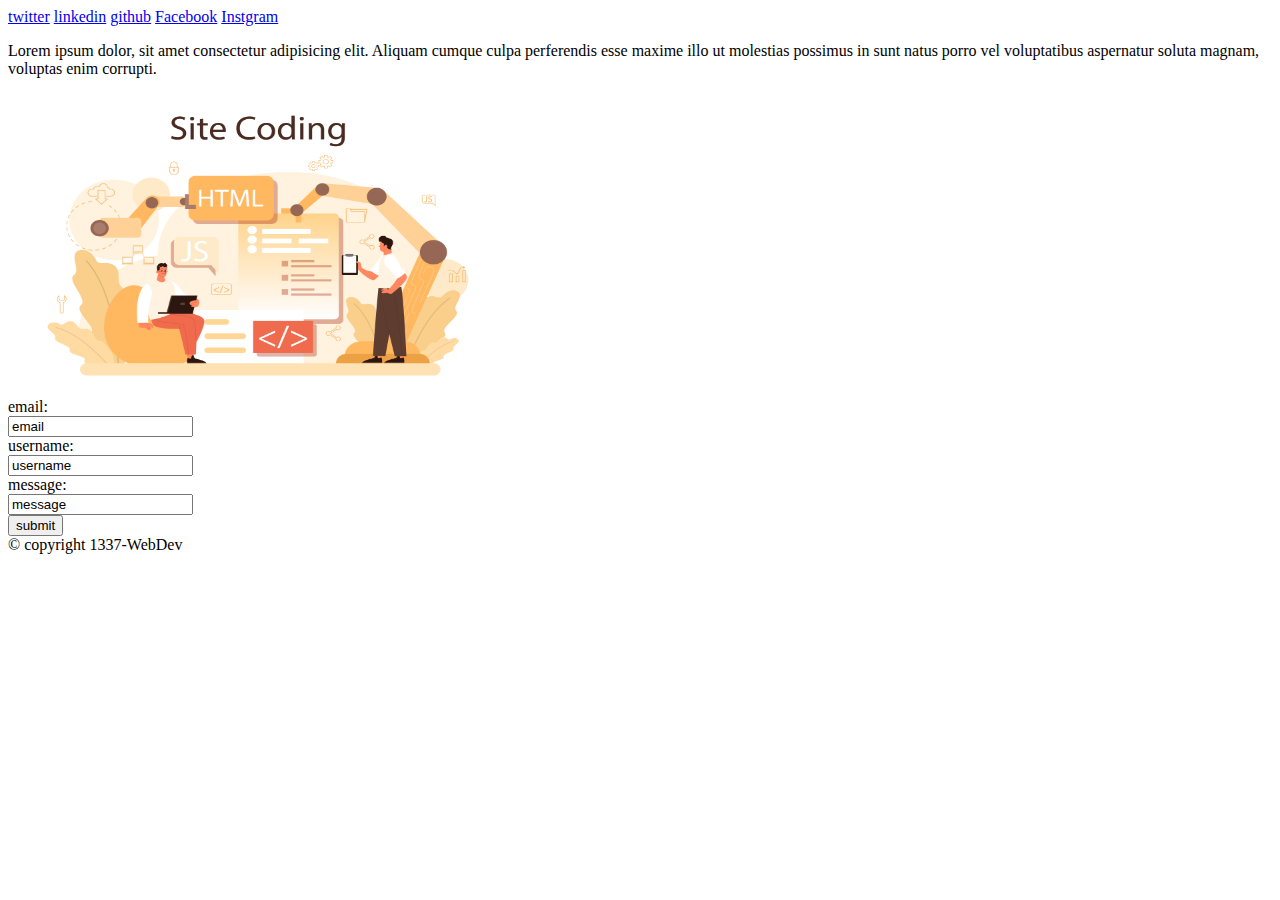
<file: index.html>
<!DOCTYPE html>
 <html>
 <head>
	<meta charset="UTF-8">
	<meta http-equiv="X-UA-Compatible" content="IE=edge">
	<meta name="viewport" content="width=device-width, initial-scale=1.0">
	<title>My First Web Page</title>
 </head>
 <body>
	<header>
		<a href="https://twitter.com/HassanL32916369">twitter</a>
		<a href="https://www.linkedin.com/in/hassan-lakhal-38bbb3203/">linkedin</a>
		<a href="https://github.com/hassanlakhal">github</a>
		<a href="#">Facebook</a>
		<a href="#">Instgram</a>
	</header>
	<main>
		<p>Lorem ipsum dolor, sit amet consectetur adipisicing elit. Aliquam cumque culpa perferendis esse maxime illo ut
			 molestias possimus in sunt natus porro vel voluptatibus aspernatur soluta magnam, voluptas enim corrupti.</p>
			 <img src = "site_coding_.jpg" alt="lorem HTML" height="300px" width="500px">
		<form action="send_message">
			<label>email:</label><br>
			<input type="email" value="email"><br>
			<label>username:</label><br>
			<input type="text" value="username"><br>
			<label>message:</label><br>
			<input type="text" value="message">
		</form>
		<button>submit</button>
	</main>
	<footer>
		<span> &#169 copyright 1337-WebDev</span>
	</footer>
 </body>
 </html>
</file>
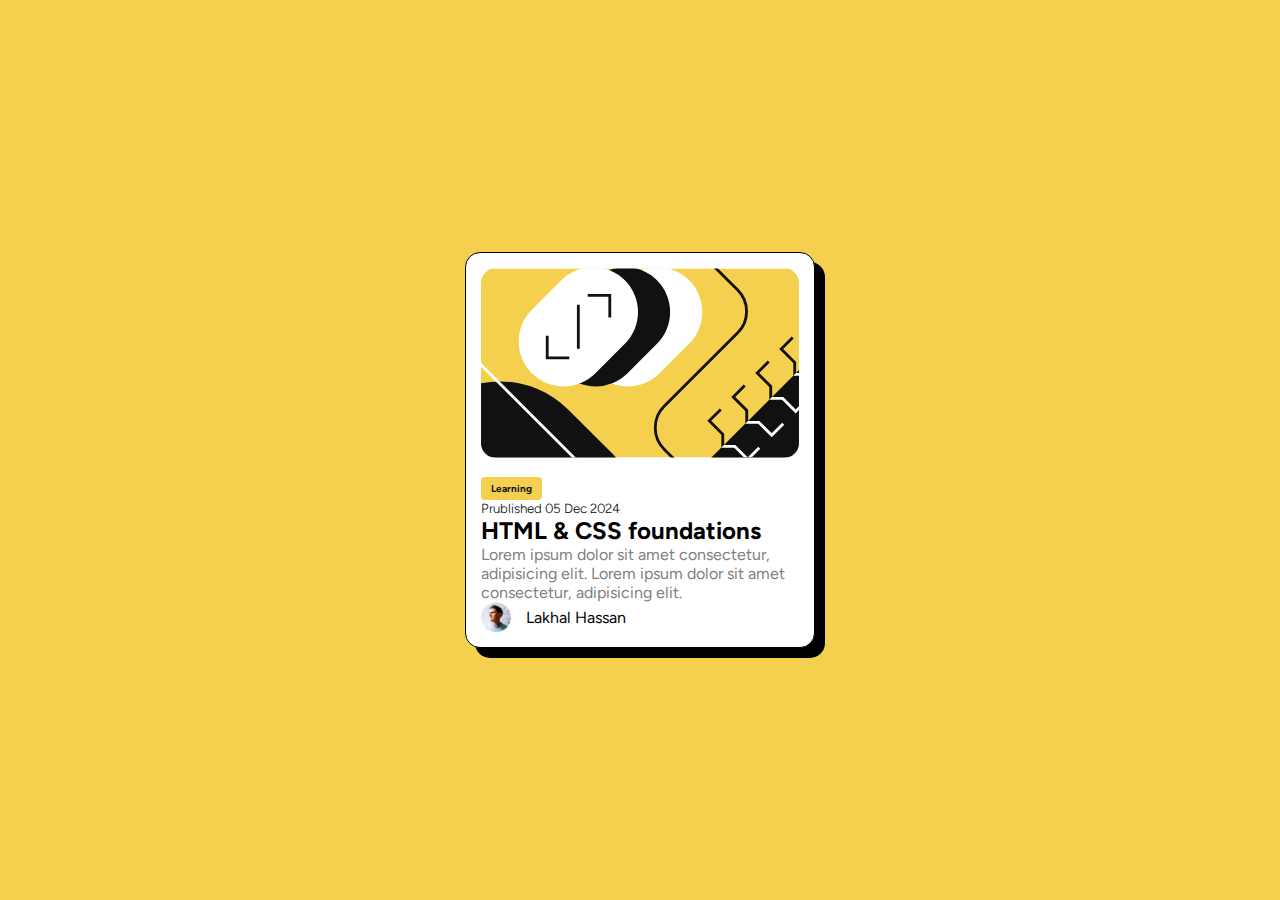
<file: challenge-00/index.html>
<!DOCTYPE html>
<html lang="en">
<head>
    <meta charset="UTF-8">
    <meta name="viewport" content="width=device-width, initial-scale=1.0">
    <link rel="stylesheet" href="./styles/style.css">
    <link rel="preconnect" href="https://fonts.googleapis.com">
    <link rel="preconnect" href="https://fonts.gstatic.com" crossorigin>
    <link href="https://fonts.googleapis.com/css2?family=Figtree:ital,wght@0,300..900;1,300..900&display=swap" rel="stylesheet">
    <title> challenge-00 </title>
</head>
<body>

<div class="box">
        <div class="container">
            <div class="card">
                <img src="images/illustration-article.svg" alt="">
                <button>Learning</button>
                <h5>Prublished 05 Dec 2024</h5>
                <h2>HTML & CSS foundations </h2>
                <p> Lorem ipsum dolor sit amet consectetur, adipisicing elit.
                    Lorem ipsum dolor sit amet consectetur, adipisicing elit. </p>
            </div>
            <div class="profile">
                <img src="./images/image-avatar.webp" alt="">
                <span> Lakhal Hassan </span>
            </div>
        </div>
</div>    
</body>
</html>
</file>
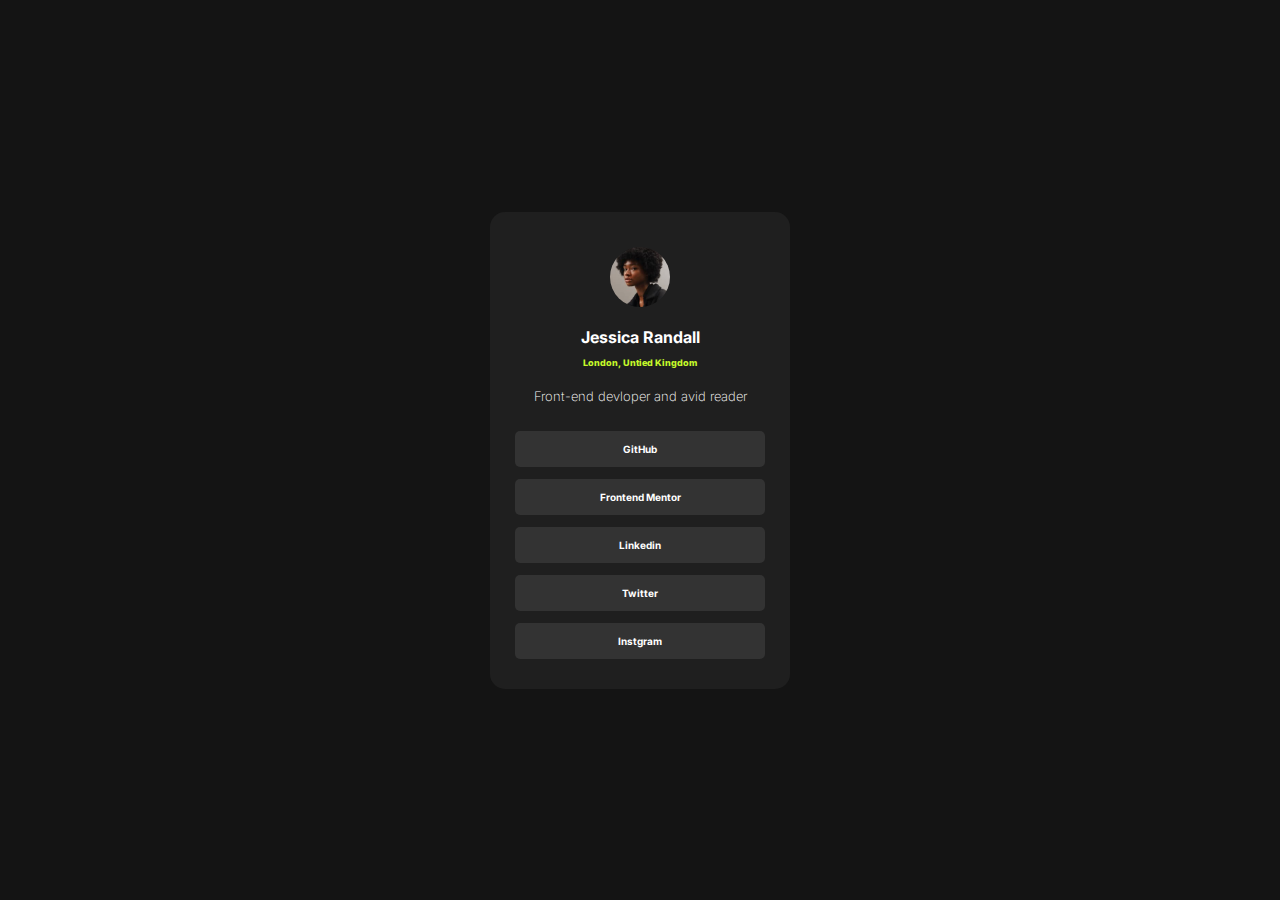
<file: challenge-01/index.html>
<!DOCTYPE html>
<html lang="en">
<head>
    <meta charset="UTF-8">
    <meta name="viewport" content="width=device-width, initial-scale=1.0">
    <link rel="stylesheet" href="styles/style.css">
    <link rel="preconnect" href="https://fonts.googleapis.com">
    <link rel="preconnect" href="https://fonts.gstatic.com" crossorigin>
    <link href="https://fonts.googleapis.com/css2?family=Figtree:ital,wght@0,300..900;1,300..900&family=Inter:wght@100..900&display=swap" rel="stylesheet">
    <title>Document</title>
</head>
<body>
    <div class="box">
        <div class="container">

            <!-- <div class="profile"> -->
                <img src="images/avatar-jessica.jpeg" alt="">
            <!-- </div> -->
            <h2>Jessica Randall</h2>
            <h3>London, Untied Kingdom </h3>
            <p> Front-end devloper and avid reader </p>
            <div class="linked">
                <a href="#">GitHub</a>
                <a href="#">Frontend Mentor</a>
                <a href="#">Linkedin</a>
                <a href="#">Twitter</a>
                <a href="#">Instgram</a>
            </div>
        </div>
    </div>
</body>
</html>
</file>
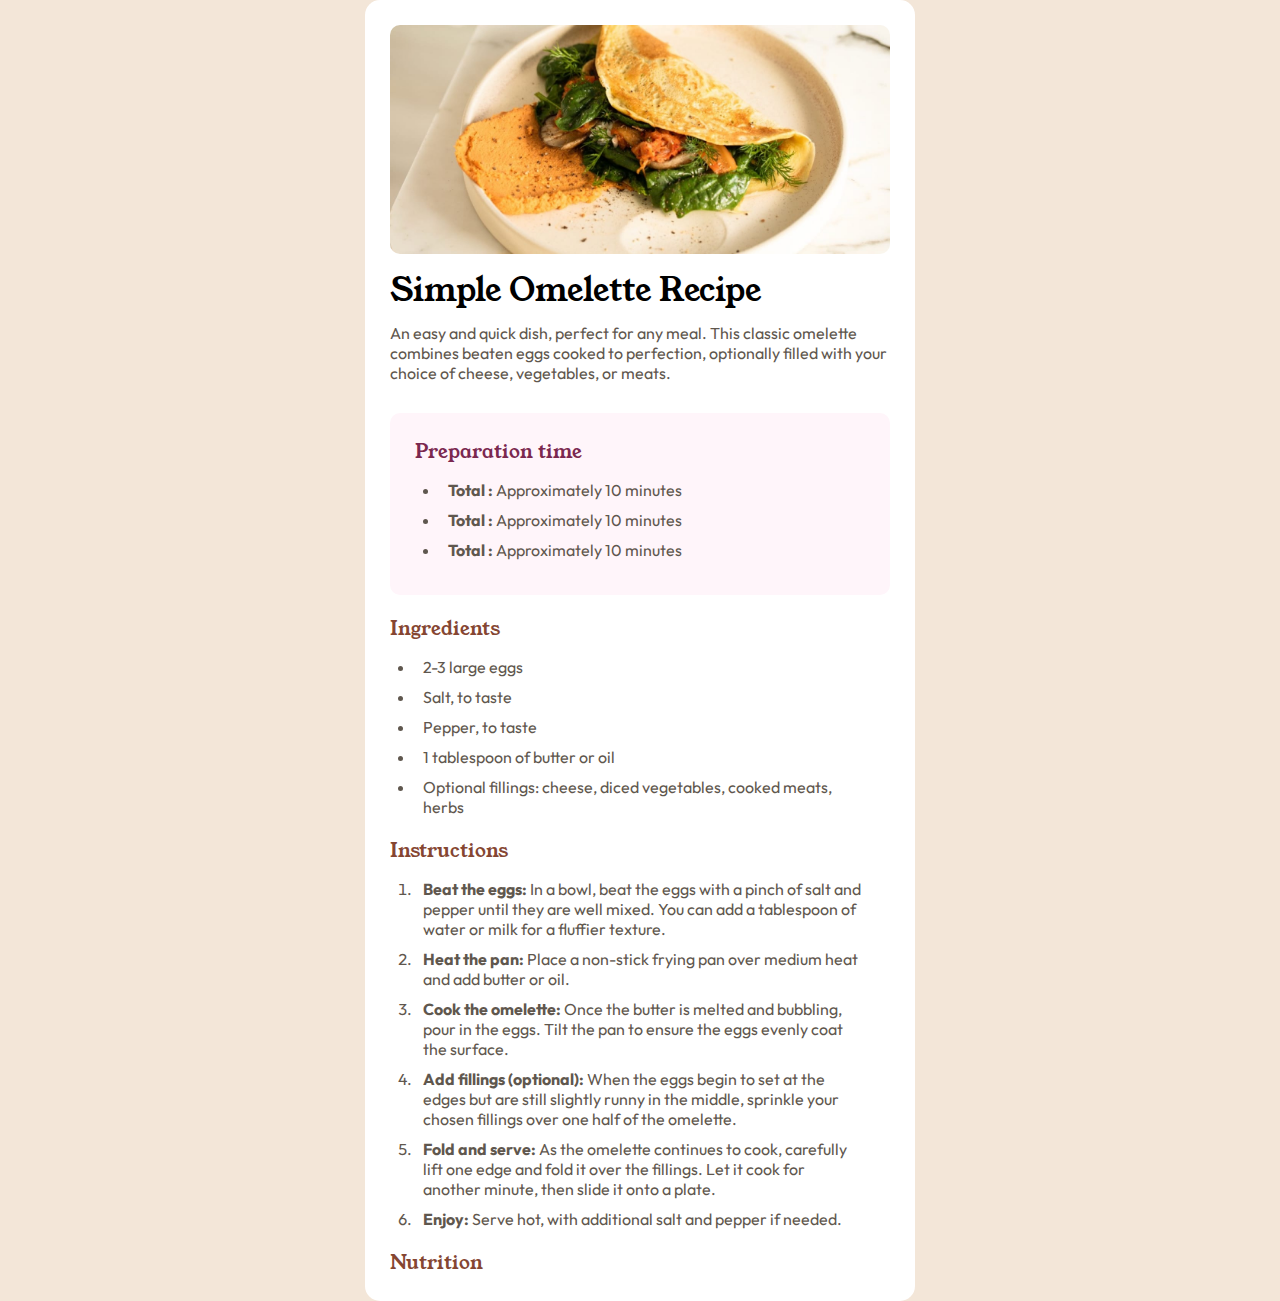
<file: challenge-02/index.html>
<!DOCTYPE html>
<html lang="en">
<head>
    <meta charset="UTF-8">
    <meta name="viewport" content="width=device-width, initial-scale=1.0">
    <title>Document</title>
    <link rel="stylesheet" href="styles/style.css">
    <link rel="preconnect" href="https://fonts.googleapis.com">
    <link rel="preconnect" href="https://fonts.gstatic.com" crossorigin>
    <link href="https://fonts.googleapis.com/css2?family=Figtree:ital,wght@0,300..900;1,300..900&family=Inter:wght@100..900&family=Young+Serif&display=swap" rel="stylesheet">
    <link href="https://fonts.googleapis.com/css2?family=Figtree:ital,wght@0,300..900;1,300..900&family=Inter:wght@100..900&family=Outfit:wght@100..900&family=Young+Serif&display=swap" rel="stylesheet">
</head>
<body>

    <div class="container">
        <div class="box">
    <div class="first-block">
        <img src="images/image-omelette.jpeg" alt="">
            <h1>Simple Omelette Recipe</h1>
            <p>An easy and quick dish, perfect for any meal. This classic omelette combines beaten eggs cooked to perfection, optionally filled with your choice of cheese, vegetables, or meats.</p>
        </div>
        <div class="preparation">
            <h3>Preparation time</h3>
            <ul>
                <li><b>Total : </b>Approximately 10 minutes</li>
                <li><b>Total : </b>Approximately 10 minutes</li>
                <li><b>Total : </b>Approximately 10 minutes</li>
            </ul>
        </div>
        <div class="ingredients">
            <h3>Ingredients</h3>
            <ul>
                <li>2-3 large eggs</li>
                <li>Salt, to taste</li>
                <li>Pepper, to taste</li>
                <li>1 tablespoon of butter or oil</li>
                <li>Optional fillings: cheese, diced vegetables, cooked meats, herbs</li>
            </ul>
        </div>
        <div class="instructions">
            <h3>Instructions</h3>
            <ol>
                <li>
                        <b>Beat the eggs: </b>
                        In a bowl, beat the eggs with a pinch of salt and pepper until they are well mixed. You can add a tablespoon of water or milk for a fluffier texture.
                </li>
                <li><b>Heat the pan:</b> Place a non-stick frying pan over medium heat and add butter or oil.</li>
                <li><b>Cook the omelette:</b> Once the butter is melted and bubbling, pour in the eggs. Tilt the pan to ensure the eggs evenly coat the surface.</li>
                <li><b>Add fillings (optional): </b> When the eggs begin to set at the edges but are still slightly runny in the middle, sprinkle your chosen fillings over one half of the omelette.</li>
                <li><b>Fold and serve:</b> As the omelette continues to cook, carefully lift one edge and fold it over the fillings. Let it cook for another minute, then slide it onto a plate.</li>
                <li><b>Enjoy: </b> Serve hot, with additional salt and pepper if needed.</li>
            </ol>
        </div>
        <div class="nutrition">
            <h3>Nutrition</h3>
        </div>
    </div>
    </div>
    
</body>
</html>
</file>
<file: challenge-00/styles/style.css>
*{
    font-family: "Figtree", sans-serif;
    box-sizing: border-box;
    padding: 0;
    margin: 0;
}

body{
    height: 100vh; 
    background-color: hsl(47, 88%, 63%);

}

.box{
    width: 100%;
    height: 100%;
    display: flex;
    justify-content: center;
    align-items: center;
}

.container{
  width: 350px;
  height: fit-content;
  background-color:hsl(0, 0%, 100%);
  padding: 15px;
  border-radius: 15px;
  border: 1px solid black;
  box-shadow: 10px 10px black;
}

.card img {
    width: 100%;
    border-radius: 15px;
}

.card button {
    background-color: hsl(47, 88%, 63%);
    color:  hsl(0, 0%, 7%);
    border: none;
    border-radius: 4px;
    font-weight: bold;
    font-size: 10px;
    padding: 5px 10px;
    margin-top: 15px;
}

.card h5{
    font-weight: 100;
}

p{
    color:  hsl(0, 0%, 50%);
    font-size: 16px;
}

.profile {
    display: flex;
    justify-content: flex-start;
    align-content: center;
}

.profile img{
    width: 30px;
    
}

.profile span{
    margin-left: 15px;
    align-self: center;
}
</file>
<file: challenge-01/styles/style.css>
*{
    margin: 0;
    padding: 0;
    box-sizing: border-box;
    font-family: "Inter", sans-serif;
}

body{
    height: 100vh;
    background-color:hsl(0, 0%, 8%);
}

.box{
    width: 100%;
    height: 100%;
    display: flex;
    justify-content: center;
    align-items: center;
}

.container{
    width: 300px;
    height: fit-content;
    background-color: hsl(0, 0%, 12%);
    display: flex;
    flex-direction: column;
    align-items: center;
    border-radius: 15px;
    padding: 15px;
}

img{
    width: 100px;
    height: 100px; 
    border-radius: 50%;
    padding: 20px;
}

h2{
    color: hsl(0, 0%, 100%);
    font-size: 16px;
    font-weight: bold;
}

h3{
    color: hsl(75, 94%, 57%);
    font-size: 9px;
    font-weight: bolder;
    padding: 10px;
    font-weight: 800;
    text-align: center;

}

p{
    color: hsl(0, 0%, 100%);
    font-size: 13px;
    font-weight: 200;
    padding-top: 10px;
    text-align: center;
}

.linked{
    width: 100%;
    height: fit-content;
    padding: 15px 10px;
    display: flex;
    flex-direction: column;
}


.linked a {
    width: 100%;
    padding: 12px 20px;
    color: hsl(0, 0%, 100%);
    background-color: hsl(0, 0%, 20%);
    margin-top: 12px;
    border-radius: 5px;
    text-align: center;
    text-decoration: none;
    font-size: 10px;
    font-weight: bolder;
}
</file>
<file: challenge-02/styles/style.css>
*{
    margin: 0;
    padding: 0;
    box-sizing: border-box;
    /* border: 1px solid black; */
}

ul, ol{
    padding: 0 16px;
}

p, li{
    font-family: "Outfit", sans-serif;
    color: hsl(30, 10%, 34%);
}

p{
    padding: 10px 0;
  
}

body{
    background-color:hsl(30, 54%, 90%);
    height: 100vh;
}

.container{
    width: 100%;
    height: fit-content;
    display: flex;
    justify-content: center;
}

img{
    max-width:100%;
    border-radius: 10px;
    margin-bottom: 10px;
}

.box{
    width: 550px;
    padding: 25px;
    height: fit-content;
    background-color: hsl(0, 0%, 100%);
    border-radius: 15px;
}

h3, h1{
    font-family: "Young Serif", serif;
    font-weight: 400;
}

.preparation h3{
    color:  hsl(332, 51%, 32%);

}

.ingredients h3, .instructions h3, .nutrition h3{
    margin-top: 20px;
    color: hsl(14, 45%, 36%);
}

.preparation{
    width: 100%;
    background-color:  hsl(330, 100%, 98%);
    padding: 25px;
    border-radius: 10px;
    margin-top: 20px;
}

ul, ol{

    margin-top: 15px;
    padding: 0 25px;
    color:hsl(30, 10%, 34%);
}

li {
    padding-left: 8px;
    margin-bottom: 10px;
}
</file>
